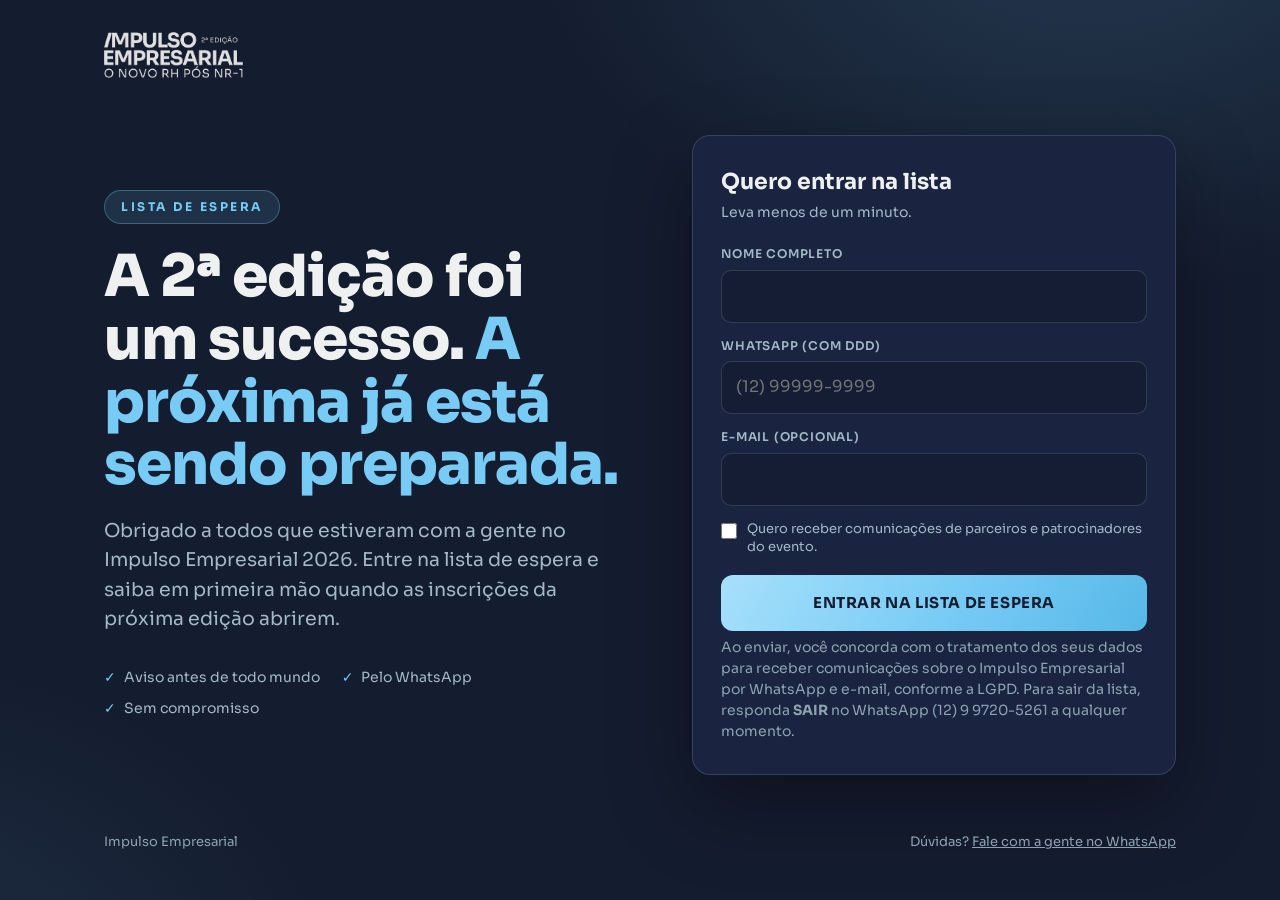
<file: index.html>
<!DOCTYPE html>
<html lang="pt-BR">
<head>
  <meta charset="UTF-8" />
  <meta name="viewport" content="width=device-width, initial-scale=1.0" />

  <!-- Lista de espera da proxima edicao (desde 12/10/2026, depois da 2a
       edicao). A pagina de vendas da 2a edicao continua no git (tag
       edicao-2-2026) e publicada em segunda-edicao.impulso-empresarial.pages.dev.
       O cadastro usa a mesma rota de leads do site (/api/lead), com origem
       "lista-espera", e as mesmas tags de medicao. -->
  <script>
    window.IMPULSO_PRODUCAO = /(^|\.)oimpulsoempresarial\.com\.br$/.test(location.hostname);
  </script>

  <!-- Google tag (gtag.js) -->
  <script>
    window.dataLayer = window.dataLayer || [];
    function gtag(){ if (window.IMPULSO_PRODUCAO) dataLayer.push(arguments); }
    if (window.IMPULSO_PRODUCAO) {
      var g = document.createElement('script');
      g.async = true;
      g.src = 'https://www.googletagmanager.com/gtag/js?id=G-6GVKXJ25BV';
      document.head.appendChild(g);
      gtag('js', new Date());
      gtag('config', 'G-6GVKXJ25BV');
    }
  </script>

  <!-- Microsoft Clarity -->
  <script type="text/javascript">
    if (window.IMPULSO_PRODUCAO) (function(c,l,a,r,i,t,y){
        c[a]=c[a]||function(){(c[a].q=c[a].q||[]).push(arguments)};
        t=l.createElement(r);t.async=1;t.src="https://www.clarity.ms/tag/"+i;
        y=l.getElementsByTagName(r)[0];y.parentNode.insertBefore(t,y);
    })(window, document, "clarity", "script", "yfqb8th6ys");
  </script>

  <title>Impulso Empresarial | Lista de espera da próxima edição</title>
  <meta name="description" content="A 2ª edição do Impulso Empresarial foi um sucesso. Entre na lista de espera e saiba em primeira mão quando a próxima edição abrir inscrições." />
  <meta property="og:title" content="Impulso Empresarial | Lista de espera" />
  <meta property="og:description" content="Entre na lista de espera e saiba em primeira mão quando a próxima edição abrir inscrições." />
  <meta property="og:image" content="https://oimpulsoempresarial.com.br/assets/og-image.jpg" />
  <link rel="canonical" href="https://oimpulsoempresarial.com.br/" />
  <meta property="og:url" content="https://oimpulsoempresarial.com.br" />
  <meta property="og:type" content="website" />
  <meta name="twitter:card" content="summary_large_image" />
  <link rel="icon" href="/favicon.ico" sizes="any" />
  <link rel="icon" type="image/png" sizes="32x32" href="/favicon-32.png" />
  <link rel="icon" type="image/png" sizes="192x192" href="/favicon-192.png" />
  <link rel="apple-touch-icon" href="/apple-touch-icon.png" />
  <meta name="theme-color" content="#141c2f" />
  <link rel="preconnect" href="https://fonts.googleapis.com" />
  <link rel="preconnect" href="https://fonts.gstatic.com" crossorigin />
  <link rel="stylesheet" href="https://fonts.googleapis.com/css2?family=Sora:wght@400;500;600;700;800&display=swap" />

  <!-- Meta Pixel (o ID nao e segredo; o token da Conversions API fica no backend). -->
  <script>
    if (!window.IMPULSO_PRODUCAO) { window.fbq = function(){}; }
    else !function(f,b,e,v,n,t,s)
    {if(f.fbq)return;n=f.fbq=function(){n.callMethod?
    n.callMethod.apply(n,arguments):n.queue.push(arguments)};
    if(!f._fbq)f._fbq=n;n.push=n;n.loaded=!0;n.version='2.0';
    n.queue=[];t=b.createElement(e);t.async=!0;
    t.src=v;s=b.getElementsByTagName(e)[0];
    s.parentNode.insertBefore(t,s)}(window, document,'script',
    'https://connect.facebook.net/en_US/fbevents.js');
    fbq('init', '1478085317261876');
    fbq('track', 'PageView');
  </script>
  <noscript><img height="1" width="1" style="display:none" alt=""
    src="https://www.facebook.com/tr?id=1478085317261876&ev=PageView&noscript=1" /></noscript>

  <style>
    :root {
      --navy: #141c2f;
      --navy-2: #1a2440;
      --azul: #77cbf5;
      --azul-escuro: #57b8e8;
      --claro: #eff1f0;
      --prata: #a3b9c6;
      --borda: rgba(163, 185, 198, 0.2);
      --erro: #ff8b8b;
    }
    * { box-sizing: border-box; margin: 0; padding: 0; }
    html { -webkit-text-size-adjust: 100%; }
    body {
      font-family: 'Sora', system-ui, sans-serif;
      background: var(--navy);
      color: var(--claro);
      min-height: 100vh;
      line-height: 1.55;
      -webkit-font-smoothing: antialiased;
      background-image:
        radial-gradient(60rem 40rem at 85% -10%, rgba(119, 203, 245, 0.16), transparent 60%),
        radial-gradient(50rem 36rem at -10% 110%, rgba(119, 203, 245, 0.10), transparent 60%);
    }
    .pagina {
      max-width: 1120px;
      margin: 0 auto;
      padding: 32px 24px 48px;
      min-height: 100vh;
      display: flex;
      flex-direction: column;
    }
    header img { height: 46px; width: auto; display: block; }
    main {
      flex: 1;
      display: grid;
      grid-template-columns: 1.1fr 1fr;
      gap: 56px;
      align-items: center;
      padding: 48px 0;
    }
    .selo {
      display: inline-block;
      font-size: 12px;
      font-weight: 700;
      letter-spacing: 2.5px;
      text-transform: uppercase;
      color: var(--azul);
      background: rgba(119, 203, 245, 0.12);
      border: 1px solid rgba(119, 203, 245, 0.32);
      padding: 7px 16px;
      border-radius: 100px;
      margin-bottom: 22px;
    }
    h1 {
      font-size: clamp(34px, 5.2vw, 58px);
      font-weight: 800;
      line-height: 1.08;
      letter-spacing: -1px;
      text-wrap: balance;
    }
    h1 em { font-style: normal; color: var(--azul); }
    .sub {
      margin-top: 20px;
      font-size: clamp(16px, 1.6vw, 19px);
      color: var(--prata);
      max-width: 34em;
    }
    .marcas {
      margin-top: 32px;
      display: flex;
      flex-wrap: wrap;
      gap: 10px 22px;
      color: var(--prata);
      font-size: 14px;
    }
    .marcas span::before { content: '✓'; color: var(--azul); font-weight: 700; margin-right: 8px; }

    .cartao {
      background: var(--navy-2);
      border: 1px solid var(--borda);
      border-radius: 18px;
      padding: 32px 28px;
      box-shadow: 0 30px 80px rgba(0, 0, 0, 0.35);
    }
    .cartao h2 { font-size: 22px; font-weight: 700; line-height: 1.25; }
    .cartao > p { color: var(--prata); font-size: 14px; margin-top: 6px; }
    form { margin-top: 22px; display: flex; flex-direction: column; gap: 14px; }
    label > span { display: block; font-size: 12px; font-weight: 600; letter-spacing: 0.8px; text-transform: uppercase; color: var(--prata); margin-bottom: 6px; }
    input[type=text], input[type=tel], input[type=email] {
      width: 100%;
      font: inherit;
      font-size: 16px;
      color: var(--claro);
      background: rgba(20, 28, 47, 0.7);
      border: 1px solid var(--borda);
      border-radius: 10px;
      padding: 13px 14px;
      outline: none;
      transition: border-color .15s, box-shadow .15s;
    }
    input:focus { border-color: var(--azul); box-shadow: 0 0 0 3px rgba(119, 203, 245, 0.18); }
    .check { display: flex; gap: 10px; align-items: flex-start; font-size: 13px; color: var(--prata); line-height: 1.45; cursor: pointer; }
    .check input { margin-top: 3px; width: 16px; height: 16px; accent-color: var(--azul); flex: none; }
    button {
      margin-top: 4px;
      font: inherit;
      font-weight: 700;
      font-size: 15px;
      letter-spacing: 0.6px;
      text-transform: uppercase;
      color: var(--navy);
      background: linear-gradient(120deg, #a6e0fb, var(--azul) 55%, var(--azul-escuro));
      border: none;
      border-radius: 12px;
      padding: 16px 20px;
      cursor: pointer;
      transition: transform .12s, filter .12s;
    }
    button:hover { filter: brightness(1.05); }
    button:active { transform: translateY(1px); }
    button:disabled { opacity: .7; cursor: wait; }
    .erro { color: var(--erro); font-size: 14px; }
    .lgpd { font-size: 12px; color: var(--prata); line-height: 1.5; margin-top: 14px; opacity: .85; }

    .sucesso { text-align: center; padding: 12px 0; }
    .sucesso .icone {
      width: 64px; height: 64px; border-radius: 50%;
      display: inline-grid; place-items: center;
      background: rgba(119, 203, 245, 0.14); border: 1px solid rgba(119, 203, 245, 0.4);
      margin-bottom: 18px;
    }
    .sucesso h2 { font-size: 24px; }
    .sucesso p { color: var(--prata); margin-top: 10px; }

    footer { color: var(--prata); font-size: 13px; display: flex; flex-wrap: wrap; justify-content: space-between; gap: 12px; opacity: .85; }
    footer a { color: var(--prata); }

    @media (max-width: 860px) {
      main { grid-template-columns: 1fr; gap: 36px; padding: 32px 0; }
      .pagina { padding: 22px 16px 36px; }
      header img { height: 38px; }
      .cartao { padding: 26px 20px; }
    }
  </style>
</head>
<body>
  <div class="pagina">
    <header>
      <img src="assets/logo-impulso-full.png" alt="Impulso Empresarial" width="220" height="46" />
    </header>

    <main>
      <section>
        <span class="selo">Lista de espera</span>
        <h1>A 2ª edição foi um sucesso. <em>A próxima já está sendo preparada.</em></h1>
        <p class="sub">
          Obrigado a todos que estiveram com a gente no Impulso Empresarial 2026.
          Entre na lista de espera e saiba em primeira mão quando as inscrições
          da próxima edição abrirem.
        </p>
        <div class="marcas">
          <span>Aviso antes de todo mundo</span>
          <span>Pelo WhatsApp</span>
          <span>Sem compromisso</span>
        </div>
      </section>

      <section class="cartao" id="cartao">
        <h2>Quero entrar na lista</h2>
        <p>Leva menos de um minuto.</p>
        <form id="form-espera" novalidate>
          <label>
            <span>Nome completo</span>
            <input type="text" name="nome" autocomplete="name" required />
          </label>
          <label>
            <span>WhatsApp (com DDD)</span>
            <input type="tel" name="whatsapp" autocomplete="tel" inputmode="numeric" placeholder="(12) 99999-9999" required />
          </label>
          <label>
            <span>E-mail (opcional)</span>
            <input type="email" name="email" autocomplete="email" />
          </label>
          <label class="check">
            <input type="checkbox" name="aceite_parceiros" value="1" />
            <span style="text-transform:none;letter-spacing:0;font-size:13px;font-weight:400;margin:0">
              Quero receber comunicações de parceiros e patrocinadores do evento.</span>
          </label>
          <p class="erro" id="erro" role="alert" hidden></p>
          <button type="submit" id="enviar">Entrar na lista de espera</button>
        </form>
        <p class="lgpd">
          Ao enviar, você concorda com o tratamento dos seus dados para receber
          comunicações sobre o Impulso Empresarial por WhatsApp e e-mail, conforme
          a LGPD. Para sair da lista, responda <strong>SAIR</strong> no WhatsApp (12) 9 9720-5261 a qualquer momento.
        </p>
      </section>
    </main>

    <footer>
      <span>Impulso Empresarial</span>
      <span>Dúvidas? <a href="https://wa.me/5512997205261?text=Ol%C3%A1%2C%20gostaria%20de%20saber%20sobre%20a%20pr%C3%B3xima%20edi%C3%A7%C3%A3o%20do%20Impulso%20Empresarial" target="_blank" rel="noopener">Fale com a gente no WhatsApp</a></span>
    </footer>
  </div>

  <script>
  (function () {
    var form = document.getElementById('form-espera');
    var erro = document.getElementById('erro');
    var botao = document.getElementById('enviar');

    // UTM do link e cookies do Pixel: reserva para quando o cookie de sessao
    // da borda (trk, functions/_middleware.js) nao existir.
    function atribuicao() {
      var q = new URLSearchParams(location.search), o = {};
      ['utm_source', 'utm_medium', 'utm_campaign', 'utm_content', 'utm_term'].forEach(function (c) {
        if (q.get(c)) o[c] = q.get(c);
      });
      document.cookie.split('; ').forEach(function (par) {
        var i = par.indexOf('=');
        var k = par.slice(0, i);
        if (k === '_fbp') o.fbp = par.slice(i + 1);
        if (k === '_fbc') o.fbc = par.slice(i + 1);
      });
      return JSON.stringify(o);
    }

    form.addEventListener('submit', function (e) {
      e.preventDefault();
      erro.hidden = true;
      var nome = form.nome.value.trim();
      var whats = form.whatsapp.value.replace(/\D/g, '');
      if (nome.length < 3) { erro.textContent = 'Informe seu nome completo.'; erro.hidden = false; return; }
      if (whats.length < 10) { erro.textContent = 'Informe o WhatsApp com DDD.'; erro.hidden = false; return; }

      // Mesmo event_id no Pixel e no evento de servidor (/api/lead): o Meta
      // conta um Lead so', em vez de dois.
      var eventId = (crypto.randomUUID && crypto.randomUUID()) || String(Date.now()) + Math.random();
      botao.disabled = true;
      botao.textContent = 'Enviando...';

      fetch('/api/lead', {
        method: 'POST',
        headers: { 'Content-Type': 'application/json' },
        body: JSON.stringify({
          nome: nome,
          whatsapp: form.whatsapp.value,
          email: form.email.value.trim(),
          aceite_parceiros: form.aceite_parceiros.checked,
          origem: 'lista-espera',
          atribuicao: atribuicao(),
          event_id: eventId,
          event_source_url: location.href,
        }),
      }).then(function (r) {
        return r.json().catch(function () { return {}; }).then(function (c) {
          if (!r.ok) throw new Error(c.erro || 'Não foi possível enviar agora. Tente de novo.');
        });
      }).then(function () {
        if (typeof fbq === 'function') fbq('track', 'Lead', { content_name: 'lista-espera' }, { eventID: eventId });
        gtag('event', 'generate_lead', { origem: 'lista-espera' });
        var primeiro = nome.split(/\s+/)[0];
        document.getElementById('cartao').innerHTML =
          '<div class="sucesso">' +
            '<span class="icone"><svg width="30" height="30" viewBox="0 0 24 24" fill="none" stroke="#77cbf5" stroke-width="2.5" stroke-linecap="round" stroke-linejoin="round"><polyline points="20 6 9 17 4 12"/></svg></span>' +
            '<h2>Pronto, ' + primeiro.replace(/[&<>"']/g, '') + '!</h2>' +
            '<p>Você está na lista de espera. Quando as inscrições da próxima edição abrirem, você fica sabendo primeiro pelo WhatsApp.</p>' +
          '</div>';
      }).catch(function (err) {
        erro.textContent = err.message;
        erro.hidden = false;
        botao.disabled = false;
        botao.textContent = 'Entrar na lista de espera';
      });
    });
  })();
  </script>
</body>
</html>
</file>
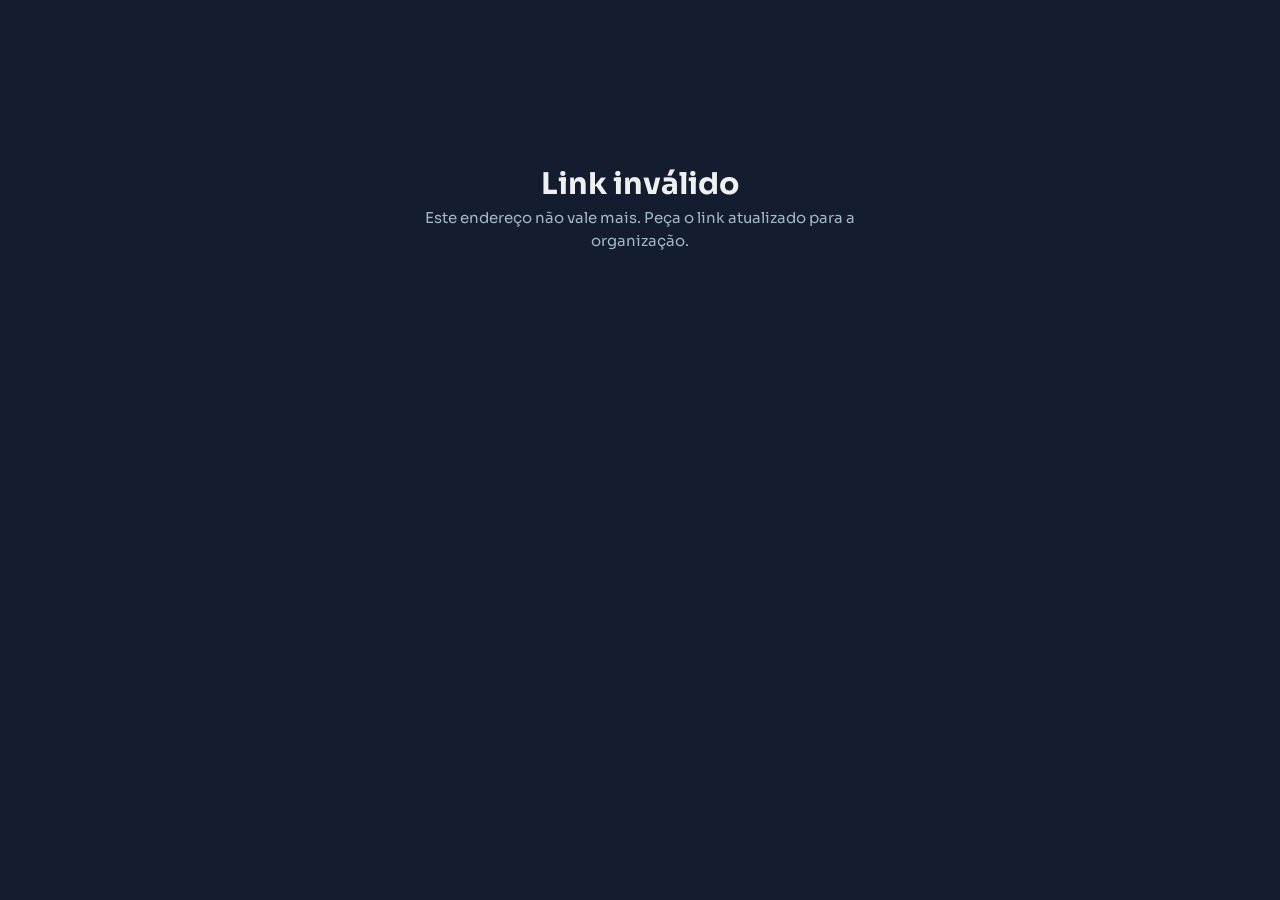
<file: palco.html>
<!DOCTYPE html>
<html lang="pt-BR">
<head>
  <meta charset="UTF-8" />
  <meta name="viewport" content="width=device-width, initial-scale=1.0" />
  <title>Sorteio · Impulso Empresarial</title>
  <!-- Aba Sorteio para o suporte, sem senha: o acesso vem do token na URL
       (?k=), emitido e trocavel no painel (aba Sorteio). Fala com
       /api/publico/palco, que usa o mesmo codigo da aba do painel. -->
  <meta name="robots" content="noindex, nofollow" />
  <link rel="icon" href="/favicon.ico" sizes="any" />
  <meta name="theme-color" content="#141c2f" />
  <link rel="preconnect" href="https://fonts.googleapis.com" />
  <link rel="preconnect" href="https://fonts.gstatic.com" crossorigin />
  <link href="https://fonts.googleapis.com/css2?family=Sora:wght@300;400;500;600;700&display=swap" rel="stylesheet" />
  <link rel="stylesheet" href="admin.css?v=palco" />
  <style>
    .palco-topo { display: flex; align-items: center; justify-content: space-between; gap: 12px; flex-wrap: wrap;
                  padding: 16px 22px; background: var(--dark-2); border-bottom: 1px solid var(--border); position: sticky; top: 0; z-index: 10; }
    .palco-topo strong { display: block; font-size: 1rem; }
    .palco-topo span { font-size: 0.78rem; color: var(--text-muted); }
    .palco-invalida { max-width: 32rem; margin: 18vh auto 0; padding: 0 22px; text-align: center; }
    .palco-invalida p { color: var(--text-muted); }
  </style>
</head>
<body>

<div class="palco-invalida" id="tela-invalida" hidden>
  <h1>Link inválido</h1>
  <p>Este endereço não vale mais. Peça o link atualizado para a organização.</p>
</div>

<div id="tela-palco" hidden>
  <header class="palco-topo">
    <div>
      <strong>Sorteio</strong>
      <span>Impulso Empresarial · 2ª edição</span>
    </div>
    <a class="btn btn-secundario" id="abrir-telao" target="_blank" rel="noopener">Abrir o telão ↗</a>
  </header>

  <main class="conteudo">
    <div class="sorteio-novo">
      <form id="form-sorteio">
        <div class="sorteio-campos">
          <label><span>Nome do sorteio</span><input type="text" name="titulo" required placeholder="Ex.: Sorteio 1" /></label>
          <label><span>Prêmio (aparece no telão)</span><input type="text" name="premio" placeholder="Ex.: Consultoria de 1h com a axya" /></label>
        </div>
        <label class="check-inline"><input type="checkbox" name="repescagem" /><span>Quem já ganhou concorre de novo</span></label>
        <button type="submit" class="btn btn-primario">+ Criar sorteio</button>
      </form>
      <p class="sorteio-dica" id="sorteio-elegiveis"></p>
    </div>

    <div id="lista-sorteios" class="lista-sorteios"></div>
  </main>
</div>

<!-- Editar sorteio -->
<div class="modal" id="modal-sorteio" hidden>
  <div class="modal-fundo" data-fechar></div>
  <div class="modal-caixa modal-estreito" role="dialog" aria-modal="true" aria-labelledby="titulo-editar-sorteio">
    <button type="button" class="modal-fechar" data-fechar aria-label="Fechar">&times;</button>
    <h2 id="titulo-editar-sorteio">Editar sorteio</h2>
    <p class="modal-sub">O telão mostra a mudança em poucos segundos, se este sorteio estiver na tela.</p>
    <form id="form-editar-sorteio">
      <input type="hidden" name="id" />
      <label><span>Nome do sorteio</span><input type="text" name="titulo" required maxlength="120" /></label>
      <label><span>Prêmio (o destaque do telão)</span><input type="text" name="premio" maxlength="200" /></label>
      <label class="check-inline" id="campo-repescagem-editar"><input type="checkbox" name="repescagem" /><span>Quem já ganhou concorre de novo</span></label>
      <p class="alerta alerta-erro" id="editar-sorteio-erro" role="alert" hidden></p>
      <div class="modal-acoes">
        <button type="button" class="btn btn-fantasma" data-fechar>Cancelar</button>
        <button type="submit" class="btn btn-primario">Salvar</button>
      </div>
    </form>
  </div>
</div>

<!-- Confirmacao (mesmo popup do painel) -->
<div class="modal modal-confirmar" id="modal-confirmar" hidden>
  <div class="modal-fundo" data-cancelar></div>
  <div class="modal-caixa modal-estreito" role="alertdialog" aria-modal="true" aria-labelledby="confirmar-titulo" aria-describedby="confirmar-texto">
    <span class="confirmar-icone" aria-hidden="true">!</span>
    <h2 id="confirmar-titulo"></h2>
    <p id="confirmar-texto"></p>
    <div class="modal-acoes">
      <button type="button" class="btn btn-fantasma" id="confirmar-cancelar">Cancelar</button>
      <button type="button" class="btn btn-primario" id="confirmar-ok">Confirmar</button>
    </div>
  </div>
</div>

<div class="aviso-flutuante" id="toast" hidden></div>

<script>
(function () {
  var K = new URLSearchParams(location.search).get('k') || '';
  var $ = function (s) { return document.querySelector(s); };
  var $$ = function (s) { return document.querySelectorAll(s); };
  var sorteios = [], telaoId = null;

  var esc = function (v) {
    return String(v == null ? '' : v).replace(/[&<>"']/g, function (c) {
      return { '&': '&amp;', '<': '&lt;', '>': '&gt;', '"': '&quot;', "'": '&#39;' }[c];
    });
  };
  var dataBR = function (iso) {
    var d = new Date(iso);
    return isNaN(d) ? '-' : d.toLocaleString('pt-BR', { timeZone: 'America/Sao_Paulo' });
  };

  var timer;
  function toast(msg) {
    var el = $('#toast'); el.textContent = msg; el.hidden = false;
    clearTimeout(timer); timer = setTimeout(function () { el.hidden = true; }, 4000);
  }

  function api(metodo, caminho, corpo) {
    return fetch('/api/publico/palco' + (caminho || '') + '?k=' + encodeURIComponent(K), {
      method: metodo,
      headers: { 'Content-Type': 'application/json' },
      body: corpo ? JSON.stringify(corpo) : undefined,
    }).then(function (r) {
      if (r.status === 401) { $('#tela-palco').hidden = true; $('#tela-invalida').hidden = false; throw new Error('Link inválido.'); }
      return r.json().catch(function () { return {}; }).then(function (c) {
        if (!r.ok) throw new Error(c.erro || ('Erro ' + r.status + '. Tente de novo.'));
        return c;
      });
    });
  }

  // ------------------------------------------------- popup de confirmacao
  var resolver = null;
  function confirmar(o) {
    if (resolver) resolver(false);
    $('#confirmar-titulo').textContent = o.titulo;
    $('#confirmar-texto').textContent = o.texto || '';
    $('#confirmar-texto').hidden = !o.texto;
    var ok = $('#confirmar-ok');
    ok.textContent = o.botao || 'Confirmar';
    ok.className = 'btn ' + (o.perigo ? 'btn-perigo' : 'btn-primario');
    $('#modal-confirmar').classList.toggle('confirmar-perigo', Boolean(o.perigo));
    $('#modal-confirmar').hidden = false;
    (o.perigo ? $('#confirmar-cancelar') : ok).focus();
    return new Promise(function (res) { resolver = res; });
  }
  function fecharConfirmacao(v) {
    $('#modal-confirmar').hidden = true;
    var r = resolver; resolver = null; if (r) r(v);
  }
  $('#confirmar-ok').addEventListener('click', function () { fecharConfirmacao(true); });
  $('#confirmar-cancelar').addEventListener('click', function () { fecharConfirmacao(false); });
  $('#modal-confirmar [data-cancelar]').addEventListener('click', function () { fecharConfirmacao(false); });
  Array.prototype.forEach.call($$('[data-fechar]'), function (el) {
    el.addEventListener('click', function () { el.closest('.modal').hidden = true; });
  });
  document.addEventListener('keydown', function (e) {
    if (e.key !== 'Escape') return;
    if (!$('#modal-confirmar').hidden) return fecharConfirmacao(false);
    $('#modal-sorteio').hidden = true;
  });

  // ---------------------------------------------------------------- lista
  function carregar() {
    return api('GET').then(function (r) {
      sorteios = r.sorteios || [];
      telaoId = r.telao_id || null;
      $('#abrir-telao').href = r.telao_link;
      $('#tela-palco').hidden = false;

      var jaGanharam = {};
      sorteios.forEach(function (s) { if (s.vencedor_id) jaGanharam[s.vencedor_id] = 1; });
      var n = r.total_participantes;
      $('#sorteio-elegiveis').textContent = n
        ? n + ' participante' + (n === 1 ? '' : 's') + ' na lista · ' + (n - Object.keys(jaGanharam).length) + ' ainda sem ganhar nada'
        : 'Ninguém respondeu o formulário ainda. O sorteio só roda com participantes na lista.';

      $('#lista-sorteios').innerHTML = sorteios.length ? sorteios.map(function (s) {
        var feito = Boolean(s.sorteado_em), ausente = Boolean(s.ausente), noTelao = s.id === telaoId;
        var chamada = s.chamada > 1 ? ' <span class="sorteio-chamada">' + s.chamada + 'ª chamada</span>' : '';
        return '<article class="sorteio-card' + (feito ? '' : ' sorteio-card-aberto') + (ausente ? ' sorteio-card-ausente' : '') + (noTelao ? ' sorteio-card-telao' : '') + '">' +
          '<div class="sorteio-cabeca"><div><h3>' + esc(s.titulo) + chamada + '</h3>' +
            (s.premio ? '<p class="sorteio-premio">' + esc(s.premio) + '</p>' : '') + '</div>' +
            '<div class="sorteio-selos">' + (noTelao ? '<span class="selo selo-oficial">no telão</span>' : '') +
              '<span class="selo ' + (ausente ? 'selo-off' : feito ? 'selo-ok' : 'selo-andamento') + '">' + (ausente ? 'Ausente' : feito ? 'Sorteado' : 'Aguardando') + '</span></div></div>' +
          (feito
            ? '<div class="sorteio-vencedor' + (ausente ? ' sorteio-vencedor-ausente' : '') + '"><span>' + (ausente ? 'Não estava presente' : 'Ganhador') + '</span>' +
                '<b>' + esc(s.vencedor_nome || '-') + '</b><small>' + esc(s.vencedor_empresa || '') + '</small></div>' +
              '<p class="sorteio-recibo">Nº ' + esc(s.posicao) + ' de ' + esc(s.total_elegiveis) + ' concorrentes · código ' + esc(s.verificacao || '-') + ' · ' + dataBR(s.sorteado_em) + '</p>'
            : '<p class="sorteio-dica">' + (s.repescagem ? 'Quem já ganhou concorre nesta rodada.' : 'Quem já ganhou está fora desta rodada.') + ' O telão mostra o prêmio e fica aguardando.</p>') +
          '<div class="sorteio-acoes">' +
            (noTelao ? '' : '<button type="button" class="btn btn-secundario" data-telao="' + esc(s.id) + '">Mostrar no telão</button>') +
            (feito ? '' : '<button type="button" class="btn btn-primario" data-sortear="' + esc(s.id) + '">Sortear agora</button>') +
            (feito && !ausente ? '<button type="button" class="btn btn-secundario" data-rechamada="' + esc(s.id) + '">Não está presente · sortear outro</button>' : '') +
            '<button type="button" class="btn btn-fantasma" data-editar="' + esc(s.id) + '">Editar</button>' +
            '<button type="button" class="btn btn-fantasma" data-excluir="' + esc(s.id) + '">Excluir</button>' +
          '</div></article>';
      }).join('') : '<p class="vazio">Nenhum sorteio criado. Crie o primeiro acima.</p>';
    });
  }

  // ---------------------------------------------------------------- acoes
  $('#form-sorteio').addEventListener('submit', function (e) {
    e.preventDefault();
    var f = e.target, botao = f.querySelector('button[type="submit"]');
    botao.disabled = true;
    api('POST', '', { titulo: f.titulo.value, premio: f.premio.value, repescagem: f.repescagem.checked })
      .then(function () { f.reset(); toast('Sorteio criado. O telão já mostra o prêmio.'); return carregar(); })
      .catch(function (err) { toast(err.message); })
      .then(function () { botao.disabled = false; });
  });

  $('#lista-sorteios').addEventListener('click', function (e) {
    var bt = e.target.closest('button');
    if (!bt) return;
    var d = bt.dataset;

    if (d.editar) {
      var s = sorteios.find(function (x) { return x.id === d.editar; });
      if (!s) return;
      var f = $('#form-editar-sorteio');
      f.id.value = s.id; f.titulo.value = s.titulo || ''; f.premio.value = s.premio || '';
      f.repescagem.checked = Boolean(s.repescagem);
      $('#campo-repescagem-editar').hidden = Boolean(s.sorteado_em);
      $('#editar-sorteio-erro').hidden = true;
      $('#modal-sorteio').hidden = false;
      f.premio.focus();
      return;
    }

    var passo;
    if (d.telao) {
      passo = Promise.resolve(true).then(function () {
        return api('PATCH', '', { telao_id: d.telao }).then(function () { toast('Telão trocado.'); });
      });
    } else if (d.sortear) {
      // O título nomeia o prêmio: com vários sorteios criados de antemão, a
      // confirmação só serve para alguma coisa se disser QUAL deles vai
      // rodar. "Sortear agora?" genérico, com três cards parecidos na tela,
      // confirma o clique errado com a mesma facilidade do certo.
      var alvo = sorteios.filter(function (x) { return x.id === d.sortear; })[0] || {};
      passo = confirmar({
        titulo: 'Sortear ' + (alvo.titulo || 'agora') + '?',
        texto: (alvo.premio ? 'Prêmio: ' + alvo.premio + '\n\n' : '') +
          'O telão vai girar os nomes e revelar o ganhador.\n\nNão dá para refazer: para tirar outro nome, crie um sorteio novo.',
        botao: 'Sortear',
      })
        .then(function (sim) {
          if (!sim) return;
          bt.disabled = true;
          return api('POST', '/' + encodeURIComponent(d.sortear)).then(function (r) {
            toast(r.ja_sorteado ? 'Já havia sido sorteado. Ganhador: ' + r.vencedor.nome : 'Ganhador: ' + r.vencedor.nome);
          });
        });
    } else if (d.rechamada) {
      passo = confirmar({ titulo: 'Ganhador ausente?', texto: 'Marca como ausente e já sorteia outro nome para o mesmo prêmio.', botao: 'Sortear outro' })
        .then(function (sim) {
          if (!sim) return;
          bt.disabled = true;
          return api('POST', '/' + encodeURIComponent(d.rechamada), { rechamada: true }).then(function (r) {
            toast(r.ausente + ' ausente. Novo ganhador: ' + r.vencedor.nome);
          });
        });
    } else if (d.excluir) {
      passo = confirmar({ titulo: 'Excluir este sorteio?', texto: 'Ele some do telão e do histórico.', botao: 'Excluir', perigo: true })
        .then(function (sim) {
          if (!sim) return;
          bt.disabled = true;
          return api('DELETE', '/' + encodeURIComponent(d.excluir)).then(function () { toast('Sorteio excluído.'); });
        });
    }
    if (!passo) return;
    passo.catch(function (err) { toast(err.message); bt.disabled = false; })
      .then(function () { return carregar(); })
      .catch(function () {});
  });

  $('#form-editar-sorteio').addEventListener('submit', function (e) {
    e.preventDefault();
    var f = e.target, botao = f.querySelector('button[type="submit"]');
    $('#editar-sorteio-erro').hidden = true; botao.disabled = true;
    api('PUT', '/' + encodeURIComponent(f.id.value), { titulo: f.titulo.value, premio: f.premio.value, repescagem: f.repescagem.checked })
      .then(function () { $('#modal-sorteio').hidden = true; toast('Sorteio atualizado.'); return carregar(); })
      .catch(function (err) { $('#editar-sorteio-erro').textContent = err.message; $('#editar-sorteio-erro').hidden = false; })
      .then(function () { botao.disabled = false; });
  });

  // Mais de uma pessoa operando: atualiza a cada 10 s e ao voltar para a
  // aba, mas nunca com um formulario ou confirmacao aberta.
  function atualizarSePuder() {
    if (document.querySelector('.modal:not([hidden])') || document.hidden || $('#tela-palco').hidden) return;
    var digitando = document.activeElement && document.activeElement.closest && document.activeElement.closest('#form-sorteio');
    if (digitando) return;
    carregar().catch(function () {});
  }
  setInterval(atualizarSePuder, 10000);
  document.addEventListener('visibilitychange', atualizarSePuder);

  if (!K) { $('#tela-invalida').hidden = false; }
  else carregar().catch(function (err) { if ($('#tela-invalida').hidden) toast(err.message); });
})();
</script>
</body>
</html>
</file>
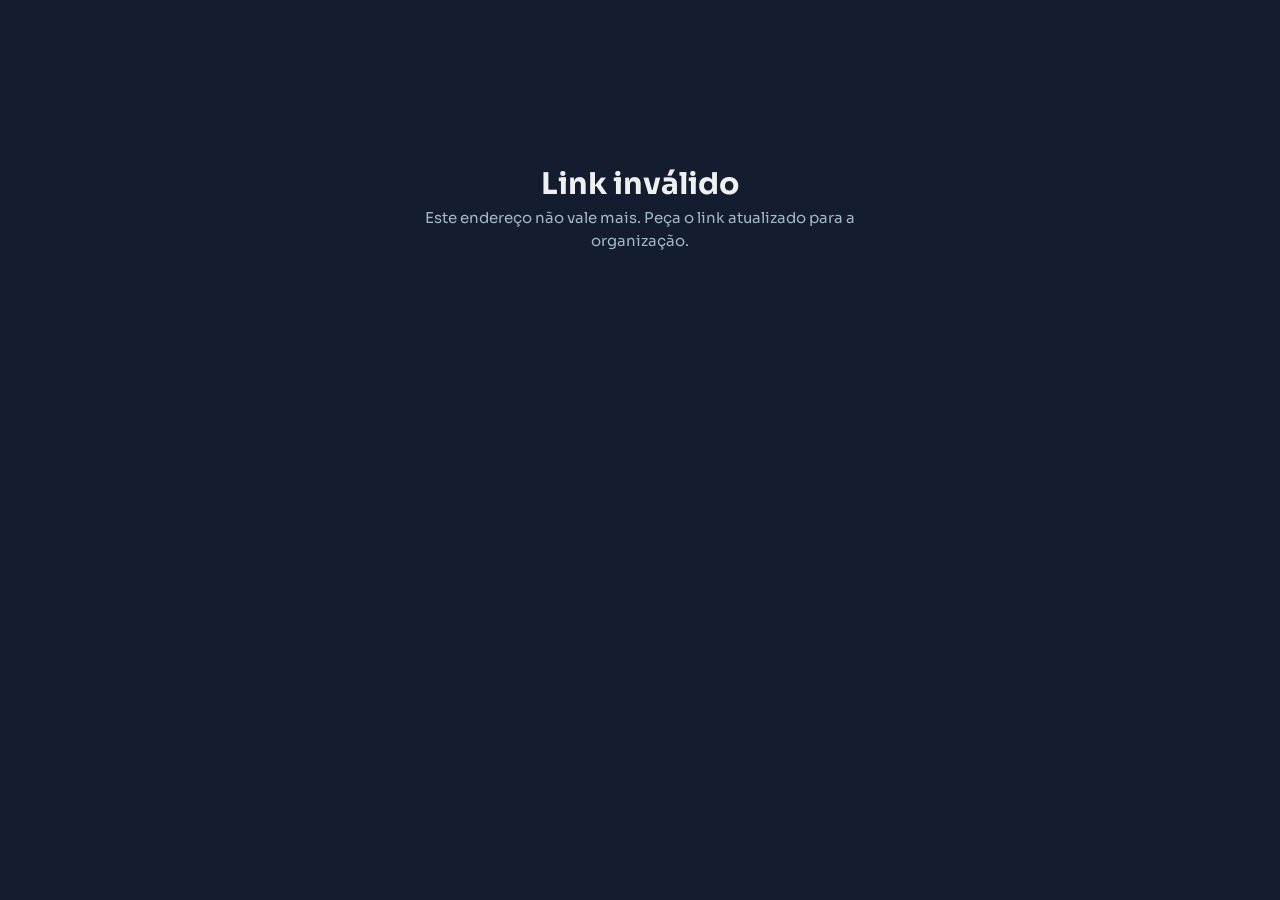
<file: porta.html>
<!DOCTYPE html>
<html lang="pt-BR">
<head>
  <meta charset="UTF-8" />
  <meta name="viewport" content="width=device-width, initial-scale=1.0" />
  <title>Credenciamento · Impulso Empresarial</title>
  <!-- Pagina da porta, para os credenciadores: sem senha, o acesso vem do
       token na URL (?k=), emitido e trocavel no painel (aba Credenciamento).
       Fala com /api/publico/porta, que usa o mesmo codigo da aba do painel. -->
  <meta name="robots" content="noindex, nofollow" />
  <link rel="icon" href="/favicon.ico" sizes="any" />
  <meta name="theme-color" content="#141c2f" />
  <link rel="preconnect" href="https://fonts.googleapis.com" />
  <link rel="preconnect" href="https://fonts.gstatic.com" crossorigin />
  <link href="https://fonts.googleapis.com/css2?family=Sora:wght@300;400;500;600;700&display=swap" rel="stylesheet" />
  <link rel="stylesheet" href="admin.css?v=porta" />
  <style>
    .porta-topo { padding: 16px 22px; background: var(--dark-2); border-bottom: 1px solid var(--border); position: sticky; top: 0; z-index: 10; }
    .porta-topo strong { display: block; font-size: 1rem; }
    .porta-topo span { font-size: 0.78rem; color: var(--text-muted); }
    #busca { font-size: 1rem; padding: 14px 16px; }
    .porta-barra { display: grid; grid-template-columns: minmax(0, 1fr) auto; gap: 10px; margin-bottom: 16px; }
    .porta-barra #busca { grid-column: 1 / -1; }
    .porta-invalida { max-width: 32rem; margin: 18vh auto 0; padding: 0 22px; text-align: center; }
    .porta-invalida p { color: var(--text-muted); }
  </style>
</head>
<body>

<div class="porta-invalida" id="tela-invalida" hidden>
  <h1>Link inválido</h1>
  <p>Este endereço não vale mais. Peça o link atualizado para a organização.</p>
</div>

<div id="tela-porta" hidden>
  <header class="porta-topo">
    <strong>Credenciamento</strong>
    <span>Impulso Empresarial · 2ª edição</span>
  </header>

  <main class="conteudo">
    <div class="cards" id="cards"></div>

    <div class="porta-barra">
      <input type="search" id="busca" placeholder="Buscar pelo nome ou final do telefone..." autocomplete="off" autocapitalize="off" spellcheck="false" />
      <select id="filtro">
        <option value="">Todos</option>
        <option value="falta">Faltam chegar</option>
        <option value="presente">Já chegaram</option>
      </select>
      <button type="button" class="btn btn-primario" id="btn-novo">+ Acompanhante / avulso</button>
    </div>

    <div class="tabela-wrap">
      <table class="tabela tabela-cartoes">
        <thead><tr><th>Nome</th><th>WhatsApp</th><th>Presença</th><th></th></tr></thead>
        <tbody id="corpo"></tbody>
      </table>
    </div>
  </main>
</div>

<!-- Acompanhante / avulso -->
<div class="modal" id="modal-novo" hidden>
  <div class="modal-fundo" data-fechar></div>
  <div class="modal-caixa modal-estreito" role="dialog" aria-modal="true" aria-labelledby="titulo-novo">
    <button type="button" class="modal-fechar" data-fechar aria-label="Fechar">&times;</button>
    <h2 id="titulo-novo">Adicionar à lista</h2>
    <p class="modal-sub">Para quem chegou junto de um comprador, ou entrou sem ingresso na lista.</p>
    <form id="form-novo">
      <label><span>Nome completo</span><input type="text" name="nome" required autocomplete="off" /></label>
      <label><span>WhatsApp (é por ele que vão o formulário e o certificado)</span>
        <input type="tel" name="whatsapp" inputmode="numeric" placeholder="(12) 99999-9999" /></label>
      <label><span>Acompanha quem?</span><select name="anfitriao_id" id="campo-anfitriao"></select></label>
      <label class="check-inline"><input type="checkbox" name="ja_chegou" checked /><span>Já chegou: marcar presença agora</span></label>
      <p class="alerta alerta-erro" id="erro-novo" role="alert" hidden></p>
      <div class="modal-acoes">
        <button type="button" class="btn btn-fantasma" data-fechar>Cancelar</button>
        <button type="submit" class="btn btn-primario">Adicionar</button>
      </div>
    </form>
  </div>
</div>

<!-- Editar -->
<div class="modal" id="modal-editar" hidden>
  <div class="modal-fundo" data-fechar></div>
  <div class="modal-caixa modal-estreito" role="dialog" aria-modal="true" aria-labelledby="titulo-editar">
    <button type="button" class="modal-fechar" data-fechar aria-label="Fechar">&times;</button>
    <h2 id="titulo-editar">Editar</h2>
    <p class="modal-sub">Para pôr o nome de quem chegou num ingresso sem nome, ou corrigir o nome. O nome vai para o certificado.</p>
    <form id="form-editar">
      <input type="hidden" name="id" />
      <label><span>Nome completo</span><input type="text" name="nome" required autocomplete="off" /></label>
      <label><span id="rotulo-whats">WhatsApp</span>
        <input type="tel" name="whatsapp" inputmode="numeric" placeholder="(12) 99999-9999" /></label>
      <p class="alerta alerta-erro" id="erro-editar" role="alert" hidden></p>
      <div class="modal-acoes">
        <button type="button" class="btn btn-fantasma" data-fechar>Cancelar</button>
        <button type="submit" class="btn btn-primario">Salvar</button>
      </div>
    </form>
  </div>
</div>

<div class="aviso-flutuante" id="toast" hidden></div>

<script>
(function () {
  var K = new URLSearchParams(location.search).get('k') || '';
  var $ = function (s) { return document.querySelector(s); };
  var lista = [];

  var esc = function (v) {
    return String(v == null ? '' : v).replace(/[&<>"']/g, function (c) {
      return { '&': '&amp;', '<': '&lt;', '>': '&gt;', '"': '&quot;', "'": '&#39;' }[c];
    });
  };
  // Na porta ninguem digita acento: "joao" acha "João".
  var semAcento = function (v) { return String(v || '').normalize('NFD').replace(/[̀-ͯ]/g, '').toLowerCase(); };
  var hora = function (iso) {
    var d = new Date(iso);
    return isNaN(d) ? '' : d.toLocaleTimeString('pt-BR', { timeZone: 'America/Sao_Paulo', hour: '2-digit', minute: '2-digit' });
  };

  var timer;
  function toast(msg) {
    var el = $('#toast'); el.textContent = msg; el.hidden = false;
    clearTimeout(timer); timer = setTimeout(function () { el.hidden = true; }, 3600);
  }

  function api(metodo, corpo, extra) {
    return fetch('/api/publico/porta?k=' + encodeURIComponent(K) + (extra || ''), {
      method: metodo,
      headers: { 'Content-Type': 'application/json' },
      body: corpo ? JSON.stringify(corpo) : undefined,
    }).then(function (r) {
      if (r.status === 401) { $('#tela-porta').hidden = true; $('#tela-invalida').hidden = false; throw new Error('Link inválido.'); }
      return r.json().catch(function () { return {}; }).then(function (c) {
        if (!r.ok) throw new Error(c.erro || ('Erro ' + r.status + '. Tente de novo.'));
        return c;
      });
    });
  }

  function carregar() {
    return api('GET').then(function (r) {
      lista = r.credenciamento || [];
      $('#tela-porta').hidden = false;
      $('#cards').innerHTML = [['Na lista', r.total], ['Já chegaram', r.presentes], ['Faltam chegar', r.total - r.presentes]]
        .map(function (c) { return '<div class="card"><b>' + (c[1] || 0) + '</b><span>' + c[0] + '</span></div>'; }).join('');
      pintar();
    });
  }

  function pintar() {
    var busca = semAcento($('#busca').value).trim();
    var digitos = busca.replace(/\D/g, '');
    var filtro = $('#filtro').value;
    var vis = lista.filter(function (k) {
      if (busca && ![k.nome, k.anfitriao_nome, k.comprador_nome].some(function (c) { return semAcento(c).indexOf(busca) >= 0; })
          && !(digitos.length >= 3 && k.whatsapp_final.replace(/\D/g, '').slice(-4).indexOf(digitos.slice(-4)) >= 0)) return false;
      if (filtro === 'falta' && k.presente_em) return false;
      if (filtro === 'presente' && !k.presente_em) return false;
      return true;
    });

    $('#corpo').innerHTML = vis.length ? vis.map(function (k) {
      var presente = Boolean(k.presente_em);
      var link = !presente ? '' : k.link_falhou
        ? ' <span class="selo selo-erro">link não foi</span>'
        : k.link_enviado ? ' <span class="selo selo-ok">link enviado</span>' : '';
      return '<tr class="' + (presente ? 'linha-presente' : '') + '">' +
        '<td>' + esc(k.nome) +
          (k.ingresso_status === 'unassigned' ? ' <span class="selo selo-andamento">sem nome</span>' : '') +
          (k.ingresso_status === 'canceled' ? ' <span class="selo selo-erro">ingresso cancelado</span>' : '') +
          (k.anfitriao_nome ? '<span class="sub-linha">ingresso de ' + esc(k.anfitriao_nome) + '</span>' : '') +
          (!k.anfitriao_nome && k.comprador_nome ? '<span class="sub-linha">comprado por ' + esc(k.comprador_nome) + '</span>' : '') +
          (k.avulso ? '<span class="sub-linha">avulso</span>' : '') +
        '</td>' +
        '<td>' + (k.tem_whatsapp ? esc(k.whatsapp_final) : '<span class="fraco">sem WhatsApp</span>') + '</td>' +
        '<td>' + (presente ? '<span class="selo selo-ok">chegou ' + esc(hora(k.presente_em)) + '</span>' + link : '<span class="fraco">não chegou</span>') + '</td>' +
        '<td class="celula-acoes">' +
          '<button type="button" class="btn-mini ' + (presente ? '' : 'destaque') + '" data-presenca="' + esc(k.id) + '">' + (presente ? 'Desfazer' : 'Marcar presença') + '</button>' +
          '<button type="button" class="btn-mini" data-editar="' + esc(k.id) + '">Editar</button>' +
        '</td></tr>';
    }).join('') : '<tr><td colspan="4" class="vazio">' + (lista.length ? 'Ninguém com esse nome. Confira a grafia ou use "+ Acompanhante / avulso".' : 'Lista vazia.') + '</td></tr>';
  }

  $('#busca').addEventListener('input', pintar);
  $('#filtro').addEventListener('change', pintar);

  $('#corpo').addEventListener('click', function (e) {
    var marcar = e.target.closest('[data-presenca]');
    var editar = e.target.closest('[data-editar]');
    if (editar) return abrirEdicao(editar.dataset.editar);
    if (!marcar) return;
    var k = lista.find(function (x) { return x.id === marcar.dataset.presenca; });
    if (k && k.presente_em && !confirm('Desfazer a presença de ' + k.nome + '?\n\nSem presença, a pessoa não recebe certificado.')) return;
    marcar.disabled = true;
    api('PATCH', { id: marcar.dataset.presenca, presente: !(k && k.presente_em) }).then(function (r) {
      if (!r.presente) toast('Presença desfeita.');
      else if (r.ja_estava) toast('Outro credenciador já tinha marcado essa presença.');
      else if (r.envio && r.envio.ok) toast('Presença marcada. Link do formulário enviado.');
      else toast('Presença marcada, mas o link do formulário NÃO foi. Mostre o QR Code da recepção.');
      $('#busca').value = '';
      return carregar();
    }).catch(function (err) { toast(err.message); marcar.disabled = false; });
  });

  // ------------------------------------------------------------- modais
  function fechar() { Array.prototype.forEach.call(document.querySelectorAll('.modal'), function (m) { m.hidden = true; }); }
  Array.prototype.forEach.call(document.querySelectorAll('[data-fechar]'), function (el) { el.addEventListener('click', fechar); });
  document.addEventListener('keydown', function (e) { if (e.key === 'Escape') fechar(); });

  $('#btn-novo').addEventListener('click', function () {
    var f = $('#form-novo'); f.reset(); $('#erro-novo').hidden = true;
    $('#campo-anfitriao').innerHTML = '<option value="">Ninguém, entrou avulso</option>' +
      lista.filter(function (k) { return k.comprador; })
        .map(function (k) { return '<option value="' + esc(k.id) + '">' + esc(k.nome) + '</option>'; }).join('');
    $('#modal-novo').hidden = false;
    f.nome.focus();
  });

  $('#form-novo').addEventListener('submit', function (e) {
    e.preventDefault();
    var f = e.target, botao = f.querySelector('button[type="submit"]');
    $('#erro-novo').hidden = true; botao.disabled = true;
    api('POST', { nome: f.nome.value, whatsapp: f.whatsapp.value, anfitriao_id: f.anfitriao_id.value })
      .then(function (novo) {
        fechar();
        if (!f.ja_chegou.checked || !novo.id) { toast('Adicionado à lista.'); return; }
        return api('PATCH', { id: novo.id, presente: true }).then(function (r) {
          toast(r.envio && r.envio.ok ? 'Adicionado e presente. Link do formulário enviado.'
            : 'Adicionado e presente. O link do formulário não foi: mostre o QR Code.');
        });
      })
      .then(carregar)
      .catch(function (err) { $('#erro-novo').textContent = err.message; $('#erro-novo').hidden = false; })
      .then(function () { botao.disabled = false; });
  });

  function abrirEdicao(id) {
    var k = lista.find(function (x) { return x.id === id; });
    if (!k) return;
    var f = $('#form-editar'); f.reset(); $('#erro-editar').hidden = true;
    f.id.value = k.id;
    f.nome.value = k.ingresso_status === 'unassigned' ? '' : k.nome;
    $('#rotulo-whats').textContent = k.tem_whatsapp
      ? 'WhatsApp (deixe em branco para manter o ' + k.whatsapp_final + ')'
      : 'WhatsApp (é por ele que vão o formulário e o certificado)';
    $('#modal-editar').hidden = false;
    f.nome.focus();
  }

  $('#form-editar').addEventListener('submit', function (e) {
    e.preventDefault();
    var f = e.target, botao = f.querySelector('button[type="submit"]');
    $('#erro-editar').hidden = true; botao.disabled = true;
    api('PUT', { id: f.id.value, nome: f.nome.value, whatsapp: f.whatsapp.value })
      .then(function () { fechar(); toast('Dados atualizados.'); return carregar(); })
      .catch(function (err) { $('#erro-editar').textContent = err.message; $('#erro-editar').hidden = false; })
      .then(function () { botao.disabled = false; });
  });

  // Varios credenciadores ao mesmo tempo: a lista se atualiza sozinha a
  // cada 10 s e ao voltar para a aba, mas nunca com um formulario aberto.
  // Com busca digitada ela atualiza do mesmo jeito: pintar() reaplica o
  // filtro, entao o resultado na tela so' troca o estado de presenca.
  function atualizarSePuder() {
    if (document.querySelector('.modal:not([hidden])') || document.hidden || $('#tela-porta').hidden) return;
    carregar().catch(function () {});
  }
  setInterval(atualizarSePuder, 10000);
  document.addEventListener('visibilitychange', atualizarSePuder);

  if (!K) { $('#tela-invalida').hidden = false; }
  else carregar().catch(function (err) { if ($('#tela-invalida').hidden) toast(err.message); });
})();
</script>
</body>
</html>
</file>
<file: admin.css>
/* ==========================================
   IMPULSO EMPRESARIAL — Painel administrativo
   Mesma paleta da landing; layout de ferramenta, não de página de vendas.
   ========================================== */

*, *::before, *::after { box-sizing: border-box; margin: 0; padding: 0; }

:root {
  --navy:        #141c2f;
  --dark-2:      #1a2440;
  --dark-3:      #1f2d4e;
  --border:      rgba(163, 185, 198, 0.18);
  --text:        #eff1f0;
  --text-muted:  #a3b9c6;
  --primary:     #77cbf5;
  --primary-dark:#57b8e8;
  --verde:       #4ade80;
  --vermelho:    #ff8b8b;
  --amarelo:     #fbbf24;
  --radius:      10px;
  --font:        'Sora', system-ui, sans-serif;
}

body {
  font-family: var(--font);
  background: var(--navy);
  color: var(--text);
  font-size: 15px;
  line-height: 1.5;
  -webkit-font-smoothing: antialiased;
}

[hidden] { display: none !important; }

/* ------------------------------------------------------------- botões */
.btn {
  font-family: var(--font);
  font-size: 0.82rem;
  font-weight: 600;
  letter-spacing: 0.03em;
  padding: 10px 18px;
  border: 1px solid transparent;
  border-radius: var(--radius);
  cursor: pointer;
  text-decoration: none;
  display: inline-flex;
  align-items: center;
  justify-content: center;
  gap: 6px;
  transition: filter 0.15s, background 0.15s, border-color 0.15s;
  white-space: nowrap;
}
.btn:hover { filter: brightness(1.1); }
.btn:disabled { opacity: 0.55; cursor: wait; }

.btn-primario  { background: var(--primary); color: var(--navy); }
.btn-secundario{ background: var(--dark-3); color: var(--text); border-color: var(--border); }
.btn-fantasma  { background: transparent; color: var(--text-muted); border-color: var(--border); }
.btn-fantasma:hover { color: var(--text); }

.btn.perigo:hover { color: var(--vermelho); border-color: var(--vermelho); }
/* Empurra o botao pro canto oposto do grupo — ver o comentario no admin.html. */
.modal-acoes .acao-secundaria { margin-right: auto; }

.btn-mini {
  font-size: 0.72rem;
  padding: 5px 10px;
  background: transparent;
  border: 1px solid var(--border);
  border-radius: 7px;
  color: var(--text-muted);
  cursor: pointer;
  font-family: var(--font);
  transition: color 0.15s, border-color 0.15s;
}
.btn-mini:hover { color: var(--text); border-color: var(--primary); }
.btn-mini.perigo:hover { color: var(--vermelho); border-color: var(--vermelho); }

.msg-formatacao {
  display: flex;
  gap: 6px;
  margin-top: -2px;
}
.msg-formatacao .btn-mini { min-width: 32px; text-align: center; }

/* -------------------------------------------------------------- login */
.login {
  min-height: 100vh;
  display: grid;
  place-items: center;
  padding: 24px;
}
.login-caixa {
  width: 100%;
  max-width: 360px;
  background: var(--dark-2);
  border: 1px solid var(--border);
  border-radius: 16px;
  padding: 36px 30px;
  display: flex;
  flex-direction: column;
  gap: 16px;
}
.login-caixa h1 { font-size: 1.25rem; font-weight: 700; }
.login-sub { color: var(--text-muted); font-size: 0.85rem; margin-top: -12px; }

/* -------------------------------------------------------------- campos */
label { display: flex; flex-direction: column; gap: 6px; }
label > span {
  font-size: 0.74rem;
  font-weight: 600;
  letter-spacing: 0.05em;
  text-transform: uppercase;
  color: var(--text-muted);
}

input[type=text], input[type=password], input[type=tel], input[type=search],
input[type=email], input[type=number], input[type=datetime-local], input[type=date],
select, textarea {
  font-family: var(--font);
  font-size: 15px;   /* 16px-ish: evita o zoom automático do Safari no iPhone */
  color: var(--text);
  background: var(--navy);
  border: 1px solid var(--border);
  border-radius: var(--radius);
  padding: 10px 12px;
  width: 100%;
}
textarea { resize: vertical; line-height: 1.55; }
input:focus, select:focus, textarea:focus {
  outline: none;
  border-color: var(--primary);
  box-shadow: 0 0 0 3px rgba(119, 203, 245, 0.16);
}

.check-inline { flex-direction: row; align-items: center; gap: 8px; }
.check-inline input { width: auto; }
.check-inline span { text-transform: none; letter-spacing: 0; font-size: 0.85rem; font-weight: 400; }

.dica { font-size: 0.78rem; color: var(--text-muted); }
.dica code {
  background: var(--navy);
  border: 1px solid var(--border);
  border-radius: 5px;
  padding: 1px 5px;
  font-size: 0.92em;
}

.alerta {
  font-size: 0.83rem;
  border-radius: var(--radius);
  padding: 9px 12px;
  border: 1px solid;
}
.alerta-erro  { color: var(--vermelho); background: rgba(220,80,80,0.12);  border-color: rgba(220,80,80,0.35); }
.alerta-ok    { color: var(--verde);    background: rgba(74,222,128,0.12); border-color: rgba(74,222,128,0.35); }

/* --------------------------------------------------------------- topo */
.topo {
  display: flex;
  align-items: center;
  gap: 20px;
  padding: 14px 22px;
  background: var(--dark-2);
  border-bottom: 1px solid var(--border);
  position: sticky;
  top: 0;
  z-index: 10;
  flex-wrap: wrap;
}
.topo-marca { display: flex; flex-direction: column; line-height: 1.25; }
.topo-marca strong { font-size: 0.95rem; }
.topo-marca span { font-size: 0.75rem; color: var(--text-muted); }

.abas { display: flex; gap: 4px; margin-left: auto; }
.aba {
  font-family: var(--font);
  font-size: 0.84rem;
  font-weight: 500;
  padding: 8px 16px;
  background: transparent;
  border: none;
  border-radius: 8px;
  color: var(--text-muted);
  cursor: pointer;
}
.aba:hover { color: var(--text); }
.aba.ativa { background: var(--dark-3); color: var(--primary); }
.aba-contador {
  display: inline-block;
  margin-left: 6px;
  padding: 1px 6px;
  border-radius: 999px;
  font-size: 0.7rem;
  font-weight: 700;
  color: var(--navy);
  background: var(--primary);
}

/* ----------------------------------------------- caixa de entrada (chat) */
/* Replica o WhatsApp Web (tema escuro): lista de conversas fixa a esquerda,
   conversa aberta a direita, sem modal. As cores sao as do proprio WhatsApp,
   de proposito diferentes da paleta do painel: quem opera ja le esse layout
   de olho fechado. */
.wa {
  --wa-fundo:      #111b21;
  --wa-painel:     #202c33;
  --wa-hover:      #2a3942;
  --wa-ativo:      #2a3942;
  --wa-linha:      #222d34;
  --wa-texto:      #e9edef;
  --wa-suave:      #8696a0;
  --wa-verde:      #00a884;
  --wa-bolha-eu:   #005c4b;
  --wa-bolha-ele:  #202c33;
  --wa-chat-fundo: #0b141a;

  display: grid;
  grid-template-columns: minmax(300px, 30%) 1fr;
  height: calc(100vh - 110px);
  min-height: 460px;
  background: var(--wa-fundo);
  border: 1px solid var(--wa-linha);
  border-radius: 12px;
  overflow: hidden;
  color: var(--wa-texto);
}
.wa svg { width: 22px; height: 22px; fill: currentColor; flex-shrink: 0; }
/* Na caixa de entrada o conteudo ocupa a tela inteira, como o WhatsApp Web;
   as outras abas continuam centralizadas em 1180px. */
.conteudo:has(> [data-painel="recebidas"]:not([hidden])) { max-width: none; padding: 20px clamp(16px, 7vw, 160px); }
.wa-bolha a { color: #53bdeb; }

/* ---- coluna da esquerda */
.wa-lateral {
  display: flex;
  flex-direction: column;
  min-height: 0;
  border-right: 1px solid var(--wa-linha);
}
.wa-lateral-topo { padding: 16px 16px 10px; }
.wa-lateral-topo h2 { font-size: 1.35rem; font-weight: 700; color: var(--wa-texto); }
.wa-busca {
  display: flex;
  align-items: center;
  gap: 10px;
  margin: 0 12px 10px;
  padding: 0 14px;
  height: 38px;
  background: var(--wa-painel);
  border-radius: 20px;
  color: var(--wa-suave);
}
.wa-busca svg { width: 18px; height: 18px; }
.wa-busca input {
  flex: 1;
  background: transparent;
  border: none;
  outline: none;
  color: var(--wa-texto);
  font: inherit;
  font-size: 0.86rem;
  padding: 0;
}
.wa-busca input::placeholder { color: var(--wa-suave); }
.wa-filtros { display: flex; gap: 8px; padding: 0 12px 10px; }
.wa-filtro {
  font: inherit;
  font-size: 0.8rem;
  padding: 5px 12px;
  border-radius: 16px;
  border: 1px solid var(--wa-linha);
  background: var(--wa-painel);
  color: var(--wa-suave);
  cursor: pointer;
}
.wa-filtro.ativo { background: rgba(0,168,132,0.18); color: #d9fdd3; border-color: transparent; }
.wa-lista { flex: 1; overflow-y: auto; min-height: 0; }

.wa-item {
  display: flex;
  align-items: center;
  gap: 12px;
  width: 100%;
  padding: 0 0 0 12px;
  background: transparent;
  border: none;
  color: inherit;
  font: inherit;
  text-align: left;
  cursor: pointer;
  appearance: none;
}
.wa-item:hover { background: var(--wa-hover); }
.wa-item.ativo { background: var(--wa-ativo); }
.wa-item-corpo {
  flex: 1;
  min-width: 0;
  padding: 12px 14px 12px 0;
  border-bottom: 1px solid var(--wa-linha);
}
.wa-item-linha { display: flex; align-items: baseline; justify-content: space-between; gap: 8px; }
.wa-item-linha + .wa-item-linha { margin-top: 3px; align-items: center; }
.wa-item-nome {
  font-size: 0.98rem;
  color: var(--wa-texto);
  white-space: nowrap;
  overflow: hidden;
  text-overflow: ellipsis;
}
.wa-item-quando { font-size: 0.74rem; color: var(--wa-suave); flex-shrink: 0; }
.wa-item.nao-lida .wa-item-quando { color: var(--wa-verde); }
.wa-item-previa {
  font-size: 0.84rem;
  color: var(--wa-suave);
  white-space: nowrap;
  overflow: hidden;
  text-overflow: ellipsis;
  display: flex;
  align-items: center;
  gap: 3px;
  min-width: 0;
}
.wa-item-previa span { overflow: hidden; text-overflow: ellipsis; }
.wa-item-previa svg { width: 16px; height: 16px; color: var(--wa-suave); }
.wa-badge {
  flex-shrink: 0;
  min-width: 20px;
  height: 20px;
  padding: 0 6px;
  border-radius: 10px;
  background: var(--wa-verde);
  color: #111b21;
  font-size: 0.72rem;
  font-weight: 700;
  display: inline-flex;
  align-items: center;
  justify-content: center;
}
.wa-lista-vazia { padding: 30px 20px; text-align: center; color: var(--wa-suave); font-size: 0.85rem; }

.wa-avatar {
  flex-shrink: 0;
  width: 46px;
  height: 46px;
  border-radius: 50%;
  background: #6a7175;
  color: #dfe5e7;
  display: flex;
  align-items: center;
  justify-content: center;
  font-weight: 600;
  font-size: 1.05rem;
}

/* ---- coluna da direita */
.wa-conversa { display: flex; flex-direction: column; min-height: 0; min-width: 0; background: var(--wa-chat-fundo); }
.wa-vazio {
  flex: 1;
  display: flex;
  flex-direction: column;
  align-items: center;
  justify-content: center;
  gap: 12px;
  padding: 30px;
  text-align: center;
  background: var(--wa-painel);
  border-bottom: 6px solid var(--wa-verde);
  color: var(--wa-suave);
}
.wa-vazio svg { width: 64px; height: 64px; color: #364147; }
.wa-vazio h3 { font-size: 1.4rem; font-weight: 300; color: var(--wa-texto); }
.wa-vazio p { font-size: 0.84rem; line-height: 1.6; max-width: 440px; }

.wa-aberta { flex: 1; display: flex; flex-direction: column; min-height: 0; }
.wa-conversa-topo {
  display: flex;
  align-items: center;
  gap: 12px;
  padding: 10px 16px;
  background: var(--wa-painel);
  border-left: 1px solid var(--wa-linha);
}
.wa-conversa-topo .wa-avatar { width: 40px; height: 40px; font-size: 0.95rem; }
.wa-topo-info { display: flex; flex-direction: column; min-width: 0; }
.wa-topo-nome { font-size: 1rem; color: var(--wa-texto); white-space: nowrap; overflow: hidden; text-overflow: ellipsis; }
.wa-topo-numero { font-size: 0.78rem; color: var(--wa-suave); }
.wa-voltar { display: none; background: none; border: none; color: var(--wa-suave); cursor: pointer; padding: 4px; }

.wa-thread {
  flex: 1;
  overflow-y: auto;
  min-height: 0;
  padding: 18px 7% 12px;
  display: flex;
  flex-direction: column;
  gap: 2px;
  background-color: var(--wa-chat-fundo);
  background-image: radial-gradient(rgba(255,255,255,0.025) 1px, transparent 1px);
  background-size: 18px 18px;
}
.wa-dia {
  align-self: center;
  margin: 10px 0 8px;
  padding: 5px 12px;
  border-radius: 8px;
  background: #182229;
  color: var(--wa-suave);
  font-size: 0.74rem;
  text-transform: uppercase;
  letter-spacing: 0.02em;
}
.wa-bolha {
  position: relative;
  max-width: 65%;
  padding: 6px 9px 8px;
  border-radius: 8px;
  font-size: 0.88rem;
  line-height: 1.4;
  color: var(--wa-texto);
  white-space: pre-wrap;
  overflow-wrap: anywhere;
  box-shadow: 0 1px 0.5px rgba(11,20,26,0.13);
}
.wa-bolha.saida { align-self: flex-end; background: var(--wa-bolha-eu); }
.wa-bolha.entrada { align-self: flex-start; background: var(--wa-bolha-ele); }
/* Espaco maior quando muda quem fala, e o "rabinho" so na primeira bolha do
   bloco, igual o WhatsApp agrupa mensagens seguidas da mesma pessoa. */
.wa-bolha.inicio { margin-top: 8px; }
.wa-bolha.saida.inicio { border-top-right-radius: 0; }
.wa-bolha.entrada.inicio { border-top-left-radius: 0; }
.wa-bolha.saida.inicio::before,
.wa-bolha.entrada.inicio::before {
  content: '';
  position: absolute;
  top: 0;
  width: 8px;
  height: 13px;
}
.wa-bolha.saida.inicio::before { right: -8px; background: var(--wa-bolha-eu); clip-path: polygon(0 0, 100% 0, 0 100%); }
.wa-bolha.entrada.inicio::before { left: -8px; background: var(--wa-bolha-ele); clip-path: polygon(0 0, 100% 0, 100% 100%); }
.wa-bolha-meta {
  float: right;
  display: inline-flex;
  align-items: center;
  gap: 3px;
  margin: 6px 0 -4px 12px;
  font-size: 0.68rem;
  color: rgba(233,237,239,0.6);
  white-space: nowrap;
}
.wa-bolha-meta svg { width: 16px; height: 16px; color: #53bdeb; }

.wa-compor { background: var(--wa-painel); padding: 8px 14px 10px; }
.wa-erro {
  margin-bottom: 8px;
  padding: 8px 12px;
  border-radius: 8px;
  background: rgba(255,139,139,0.12);
  color: #ffb4b4;
  font-size: 0.8rem;
}
.wa-compor-linha { display: flex; align-items: flex-end; gap: 10px; }
.wa-compor textarea {
  flex: 1;
  resize: none;
  max-height: 140px;
  padding: 10px 16px;
  border: none;
  border-radius: 22px;
  background: #2a3942;
  color: var(--wa-texto);
  font: inherit;
  font-size: 0.9rem;
  line-height: 1.4;
  outline: none;
}
.wa-compor textarea::placeholder { color: var(--wa-suave); }
.wa-enviar {
  width: 42px;
  height: 42px;
  border-radius: 50%;
  border: none;
  background: var(--wa-verde);
  color: #111b21;
  display: flex;
  align-items: center;
  justify-content: center;
  cursor: pointer;
}
.wa-enviar:disabled { opacity: 0.5; cursor: wait; }

/* Celular: uma coluna por vez, como o app — lista, e ao tocar, a conversa
   ocupa a tela com seta de voltar. */
@media (max-width: 760px) {
  .wa { grid-template-columns: minmax(0, 1fr); height: calc(100dvh - 200px); }
  .wa > * { min-width: 0; }
  .wa .wa-conversa { display: none; }
  /* Conversa aberta ocupa a tela toda, como no app: senao o topo do painel
     (que no celular quebra em duas linhas) empurra o cabecalho da conversa
     e a seta de voltar pra fora da tela. */
  .wa.com-conversa .wa-conversa { display: flex; position: fixed; inset: 0; z-index: 60; }
  .wa-voltar { display: inline-flex; }
  .wa-thread { padding: 14px 12px 10px; }
  .wa-bolha { max-width: 85%; }
}

.conteudo { padding: 24px 22px 60px; max-width: 1180px; margin: 0 auto; }

/* -------------------------------------------------------------- cards */
.cards {
  display: grid;
  grid-template-columns: repeat(auto-fit, minmax(150px, 1fr));
  gap: 12px;
  margin-bottom: 22px;
}
.card {
  background: var(--dark-2);
  border: 1px solid var(--border);
  border-radius: var(--radius);
  padding: 16px 18px;
}
.card b { display: block; font-size: 1.7rem; font-weight: 700; line-height: 1.1; }
.card span { font-size: 0.75rem; color: var(--text-muted); text-transform: uppercase; letter-spacing: 0.04em; }

/* -------------------------------------------------------------- barra */
.barra {
  display: flex;
  gap: 10px;
  align-items: center;
  margin-bottom: 16px;
  flex-wrap: wrap;
}
.barra input[type=search] { flex: 1; min-width: 220px; }

.filtro-periodo {
  /* flex-direction explicito: o `label { flex-direction: column }` global
     (pra rotulo empilhado sobre campo, no resto do painel) tem
     especificidade mais baixa que esta classe em display, mas
     flex-direction nao e' tocado aqui por padrao — sem essa linha, a regra
     global vence so' nessa propriedade e "De"/"até" empilham em vez de
     ficar do lado do campo. */
  display: flex;
  flex-direction: row;
  align-items: center;
  gap: 6px;
  font-size: 0.82rem;
  color: var(--text-muted);
}
.filtro-periodo input[type=date] { width: auto; padding: 8px 10px; }

.dica-filtro { font-size: 0.78rem; color: var(--text-muted); margin: -8px 0 16px; }

/* ------------------------------------------------------------- tabela */
/* A tabela rola dentro da própria caixa: sem isso, no telefone, a página
   inteira ganharia rolagem horizontal. */
.tabela-wrap {
  overflow-x: auto;
  background: var(--dark-2);
  border: 1px solid var(--border);
  border-radius: var(--radius);
}
/* Mostra só as ~15 primeiras linhas e rola por dentro da caixa: com a base
   de leads crescendo (importações de lista, por exemplo), a tabela inteira
   empurrava o resto do painel pra baixo da tela. O cabeçalho fica fixo
   (sticky) pra não perder de vista qual coluna é qual ao rolar. */
.tabela-wrap-rolavel {
  max-height: 620px;
  overflow-y: auto;
}
.tabela-wrap-rolavel thead th {
  position: sticky;
  top: 0;
  background: var(--dark-2);
  z-index: 1;
}
.tabela { width: 100%; border-collapse: collapse; font-size: 0.86rem; }
.tabela th, .tabela td {
  text-align: left;
  padding: 11px 14px;
  border-bottom: 1px solid var(--border);
  white-space: nowrap;
}
.tabela th {
  font-size: 0.72rem;
  text-transform: uppercase;
  letter-spacing: 0.05em;
  color: var(--text-muted);
  font-weight: 600;
}
.tabela tr:last-child td { border-bottom: none; }
.tabela tbody tr:hover { background: rgba(255,255,255,0.025); }
.vazio { text-align: center; color: var(--text-muted); padding: 34px 14px; font-size: 0.88rem; }
.utm-vazio { color: var(--text-muted); font-size: 0.82rem; }

.selo {
  display: inline-block;
  font-size: 0.7rem;
  font-weight: 600;
  padding: 2px 8px;
  border-radius: 20px;
  letter-spacing: 0.03em;
}
.selo-ok       { color: var(--verde);    background: rgba(74,222,128,0.14); }
.selo-erro     { color: var(--vermelho); background: rgba(255,139,139,0.14); }
.selo-andamento{ color: var(--amarelo);  background: rgba(251,191,36,0.14); }
.selo-off      { color: var(--text-muted); background: rgba(163,185,198,0.12); }
/* Mensagem com template ja aprovado pela Meta, pronta pra entrar na fila
   de envio (ver migrations/006_mensagens_template.sql) — cor propria pra
   nao confundir com os selos de status (ativa/pausada) que ficam ao lado
   dele. */
.selo-oficial  { color: var(--primary);    background: rgba(119,203,245,0.14); }

/* ----------------------------------------------------------- mensagens */
.lista-mensagens { display: flex; flex-direction: column; gap: 12px; }

.msg-card {
  background: var(--dark-2);
  border: 1px solid var(--border);
  border-radius: var(--radius);
  padding: 16px 18px;
  display: flex;
  gap: 16px;
  align-items: flex-start;
  flex-wrap: wrap;
}
.msg-card.inativa { opacity: 0.6; }
.msg-info { flex: 1; min-width: 240px; }
.msg-topo { display: flex; align-items: center; gap: 9px; flex-wrap: wrap; margin-bottom: 5px; }
.msg-topo h3 { font-size: 0.98rem; font-weight: 600; }
.msg-data-topo {
  font-size: 0.72rem;
  font-weight: 600;
  color: var(--primary);
  background: rgba(119,203,245,0.12);
  border: 1px solid rgba(119,203,245,0.3);
  padding: 2px 8px;
  border-radius: 20px;
}
.msg-quando { font-size: 0.76rem; color: var(--primary); }

/* A chave fica antes de tudo, no lugar do antigo botão "Ativar"/"Pausar" —
   estado visível e ligável num clique só, sem precisar ler texto nenhum. O
   checkbox real fica escondido (sr-only, não display:none) pra continuar
   navegável e anunciável por teclado/leitor de tela; só o desenho é
   substituído. */
.msg-chave {
  position: relative;
  flex-shrink: 0;
  width: 42px;
  height: 24px;
  margin-top: 2px;
}
.msg-chave input {
  position: absolute;
  width: 1px; height: 1px;
  padding: 0; margin: -1px;
  overflow: hidden;
  clip: rect(0,0,0,0);
  white-space: nowrap;
  border: 0;
}
.msg-chave-trilho {
  position: absolute;
  inset: 0;
  background: rgba(163,185,198,0.22);
  border: 1px solid var(--border);
  border-radius: 20px;
  transition: background-color 0.2s ease;
  cursor: pointer;
}
.msg-chave-trilho::before {
  content: '';
  position: absolute;
  top: 2px;
  left: 2px;
  width: 18px;
  height: 18px;
  background: var(--text);
  border-radius: 50%;
  transition: transform 0.2s ease;
}
.msg-chave input:checked + .msg-chave-trilho { background: var(--verde); border-color: transparent; }
.msg-chave input:checked + .msg-chave-trilho::before { transform: translateX(18px); background: var(--navy); }
.msg-chave input:focus-visible + .msg-chave-trilho { outline: 2px solid var(--primary); outline-offset: 2px; }
.msg-texto {
  font-size: 0.85rem;
  color: var(--text-muted);
  margin-top: 7px;
  white-space: pre-wrap;
  /* Mensagem longa não pode esticar o card: 3 linhas e corta. */
  display: -webkit-box;
  -webkit-line-clamp: 3;
  -webkit-box-orient: vertical;
  overflow: hidden;
}
.msg-stats { font-size: 0.75rem; color: var(--text-muted); margin-top: 8px; }
.msg-acoes { display: flex; gap: 6px; flex-wrap: wrap; }

/* -------------------------------------------------------------- modal */
.modal {
  position: fixed;
  inset: 0;
  z-index: 100;
  display: flex;
  align-items: center;
  justify-content: center;
  padding: 20px;
}
.modal-fundo { position: absolute; inset: 0; background: rgba(10,14,24,0.8); }
.modal-caixa {
  position: relative;
  width: 100%;
  max-width: 560px;
  max-height: calc(100vh - 40px);
  overflow-y: auto;
  background: var(--dark-2);
  border: 1px solid var(--border);
  border-radius: 16px;
  padding: 28px;
}
.modal-estreito { max-width: 400px; }
.modal-caixa h2 { font-size: 1.1rem; margin-bottom: 18px; padding-right: 30px; }
.modal-caixa form { display: flex; flex-direction: column; gap: 14px; }
.modal-fechar {
  position: absolute;
  top: 10px; right: 14px;
  background: none;
  border: none;
  color: var(--text-muted);
  font-size: 1.7rem;
  line-height: 1;
  cursor: pointer;
}
.modal-fechar:hover { color: var(--text); }
.modal-acoes { display: flex; gap: 10px; justify-content: flex-end; margin-top: 4px; }

.linha-atraso { display: flex; gap: 8px; }
.linha-atraso input { flex: 1; }
.linha-atraso select { flex: 1; }

/* --------------------------------------------------------------- toast */
.aviso-flutuante {
  position: fixed;
  bottom: 22px;
  left: 50%;
  transform: translateX(-50%);
  background: var(--dark-3);
  border: 1px solid var(--primary);
  color: var(--text);
  padding: 11px 20px;
  border-radius: 30px;
  font-size: 0.85rem;
  z-index: 200;
  box-shadow: 0 8px 30px rgba(0,0,0,0.5);
}

/* ============================================================
   CREDENCIAMENTO E SORTEIO
   ============================================================ */

/* ------------------------------------------- lista da porta */
/* Linha de quem ja entrou: fica recuada visualmente para a equipe varrer a
   lista procurando quem ainda falta, que e o trabalho da porta. */
.linha-presente { opacity: 0.6; }
.linha-presente:hover { opacity: 1; }

.sub-linha {
  display: block;
  font-size: 0.72rem;
  color: var(--text-muted);
  margin-top: 2px;
}
.fraco { color: var(--text-muted); opacity: 0.7; }

.celula-produto {
  max-width: 260px;
  font-size: 0.78rem;
  color: var(--text-muted);
}
.celula-acoes { white-space: nowrap; }

/* O botao de marcar presenca e a acao repetida centenas de vezes na porta:
   precisa ser o alvo obvio da linha. */
.btn-mini.destaque {
  background: var(--primary);
  border-color: var(--primary);
  color: var(--navy);
  font-weight: 700;
}
.btn-mini.destaque:hover { background: var(--primary-dark); border-color: var(--primary-dark); }

.modal-sub {
  color: var(--text-muted);
  font-size: 0.85rem;
  margin: -6px 0 16px;
}


/* ------------------------------------------- ficha de uma resposta
   A tabela compara pessoas; a ficha mostra uma pessoa com a pergunta
   escrita junto da resposta. */
.dica-tabela {
  color: var(--text-muted);
  font-size: 0.82rem;
  margin: -4px 0 12px;
}
.dica-tabela strong { color: var(--text); font-weight: 600; }

.linha-clicavel { cursor: pointer; }
.linha-clicavel:focus-visible {
  outline: 2px solid var(--primary);
  outline-offset: -2px;
}

.resposta-selos {
  display: flex;
  flex-wrap: wrap;
  gap: 6px;
  margin: -6px 0 18px;
}

.resposta-bloco {
  padding: 12px 14px;
  background: var(--dark-3);
  border: 1px solid var(--border);
  border-radius: var(--radius);
  margin-bottom: 10px;
}
.resposta-pergunta {
  display: block;
  font-size: 0.72rem;
  text-transform: uppercase;
  letter-spacing: 0.05em;
  color: var(--text-muted);
  font-weight: 600;
}
.resposta-valor {
  margin: 5px 0 0;
  font-size: 0.98rem;
  /* Resposta de campo aberto: quebra onde precisar em vez de esticar o modal. */
  overflow-wrap: anywhere;
}

.resposta-meta {
  display: flex;
  flex-direction: column;
  gap: 5px;
  margin-top: 16px;
  padding-top: 14px;
  border-top: 1px solid var(--border);
  color: var(--text-muted);
  font-size: 0.82rem;
}
.resposta-meta b { color: var(--text); font-weight: 600; }
.resposta-meta a { color: var(--primary); }

/* --------------------------------------- sorteio exibido no telao
   Com varios premios criados de antemao, o operador precisa ver de relance
   qual deles a plateia esta olhando. */
.sorteio-selos { display: flex; align-items: center; gap: 6px; flex-wrap: wrap; }

.sorteio-card-telao {
  border-color: var(--primary);
  box-shadow: 0 0 0 1px var(--primary) inset;
}

/* --------------------------------------------------- link publico */
.link-publico {
  display: flex;
  align-items: center;
  gap: 12px;
  flex-wrap: wrap;
  background: var(--dark-2);
  border: 1px solid var(--border);
  border-left: 3px solid var(--primary);
  border-radius: var(--radius);
  padding: 14px 18px;
  margin-bottom: 20px;
}
.link-publico-texto { flex: 1 1 220px; min-width: 0; }
.link-publico-texto strong { display: block; font-size: 0.9rem; }
.link-publico-texto span { font-size: 0.78rem; color: var(--text-muted); }
.link-publico input {
  flex: 2 1 300px;
  min-width: 0;
  font-family: ui-monospace, 'Cascadia Code', Consolas, monospace;
  font-size: 0.78rem;
  background: var(--navy);
  border: 1px solid var(--border);
  border-radius: 8px;
  color: var(--text-muted);
  padding: 9px 12px;
}
.link-publico input:focus { outline: none; border-color: var(--primary); color: var(--text); }

/* ------------------------------------------------- criar sorteio */
.sorteio-novo {
  background: var(--dark-2);
  border: 1px solid var(--border);
  border-radius: var(--radius);
  padding: 20px 22px;
  margin-bottom: 22px;
}
.sorteio-novo form { display: flex; flex-direction: column; gap: 14px; align-items: flex-start; }
.sorteio-campos { display: flex; gap: 14px; flex-wrap: wrap; width: 100%; }
.sorteio-campos label { flex: 1 1 240px; display: flex; flex-direction: column; gap: 6px; }
.sorteio-campos span { font-size: 0.8rem; color: var(--text-muted); }
.sorteio-dica { font-size: 0.8rem; color: var(--text-muted); }
.sorteio-novo .sorteio-dica { margin-top: 14px; }

/* -------------------------------------------------- lista sorteios */
.lista-sorteios { display: flex; flex-direction: column; gap: 14px; }

.sorteio-card {
  background: var(--dark-2);
  border: 1px solid var(--border);
  border-radius: var(--radius);
  padding: 18px 20px;
}
/* Sorteio ainda nao realizado e o que pede acao: ganha a borda de destaque
   para a pessoa achar o botao no meio do evento, sem procurar. */
.sorteio-card-aberto { border-color: rgba(119,203,245,0.45); }

.sorteio-cabeca {
  display: flex;
  align-items: flex-start;
  justify-content: space-between;
  gap: 14px;
  margin-bottom: 12px;
}
.sorteio-cabeca h3 { font-size: 1rem; font-weight: 700; }
.sorteio-premio { font-size: 0.85rem; color: var(--text-muted); margin-top: 2px; }

.sorteio-vencedor {
  display: flex;
  align-items: baseline;
  gap: 10px;
  flex-wrap: wrap;
  background: rgba(119,203,245,0.08);
  border: 1px solid rgba(119,203,245,0.25);
  border-radius: 8px;
  padding: 12px 16px;
}
.sorteio-vencedor span {
  font-size: 0.7rem;
  letter-spacing: 1.5px;
  text-transform: uppercase;
  color: var(--text-muted);
}
.sorteio-vencedor b { font-size: 1.15rem; font-weight: 800; color: var(--primary); }
.sorteio-vencedor small { color: var(--text-muted); font-size: 0.82rem; }

.sorteio-recibo {
  margin-top: 10px;
  font-size: 0.76rem;
  color: var(--text-muted);
  font-family: ui-monospace, 'Cascadia Code', Consolas, monospace;
}

.sorteio-acoes { display: flex; gap: 10px; margin-top: 16px; flex-wrap: wrap; }

/* Chamada anterior, cujo nome sorteado nao estava na sala. Fica na lista
   esmaecida em vez de sumir: e o registro de que o nome mudou por ausencia,
   nao porque o sorteio foi refeito. */
.sorteio-card-ausente { opacity: 0.66; }
.sorteio-vencedor-ausente {
  background: rgba(163,185,198,0.07);
  border-color: rgba(163,185,198,0.22);
}
.sorteio-vencedor-ausente b { color: var(--text-muted); text-decoration: line-through; }

.sorteio-chamada {
  font-size: 0.72rem;
  font-weight: 600;
  letter-spacing: 1px;
  text-transform: uppercase;
  color: var(--primary);
  background: rgba(119,203,245,0.12);
  border-radius: 100px;
  padding: 3px 10px;
  margin-left: 8px;
  vertical-align: middle;
}

@media (max-width: 640px) {
  .topo { gap: 12px; }
  /* Com 8 abas a barra passa da largura do celular. Antes ela empurrava a
     pagina inteira para o lado (e o botao de presenca ficava fora da tela);
     agora rola sozinha, de lado, dentro da propria faixa. */
  .abas { margin-left: 0; order: 3; width: 100%; min-width: 0; overflow-x: auto; flex-wrap: nowrap; scrollbar-width: none; }
  .abas::-webkit-scrollbar { display: none; }
  .aba { flex: 0 0 auto; white-space: nowrap; padding: 8px 12px; }
  .conteudo { padding: 18px 14px 50px; }

  .link-publico { flex-direction: column; align-items: stretch; }
  .sorteio-campos { flex-direction: column; gap: 10px; }
  /* Em coluna, o flex-basis de 240px virava ALTURA: cada campo ocupava
     240px de tela no celular. */
  .sorteio-campos label { flex: 0 0 auto; }
}

/* ------------------------------------------------------- certificados */
/* Os links Ver e Baixar usam o mesmo visual dos botoes da linha. */
a.btn-mini { text-decoration: none; display: inline-block; }
/* Linha de quem perdeu a presenca: continua visivel (pode ja ter recebido),
   mas sai do foco. */
.linha-apagada { opacity: 0.55; }
#corpo-certificados code { font-size: 0.78rem; letter-spacing: 0.02em; }
#corpo-certificados .selo { margin-left: 4px; }

/* Porta e certificados no celular: cada pessoa vira um cartao, com o nome
   em cima e os botoes embaixo, em vez de uma tabela que exige rolar de lado
   para alcancar o "Marcar presença". */
@media (max-width: 640px) {
  .tabela-cartoes thead { display: none; }
  .tabela-cartoes, .tabela-cartoes tbody { display: block; }
  .tabela-cartoes tr {
    display: grid; grid-template-columns: minmax(0, 1fr) auto; gap: 6px 12px;
    padding: 12px 14px; border-bottom: 1px solid var(--border);
  }
  .tabela-cartoes td { display: block; padding: 0; border: 0; min-width: 0; }
  .tabela-cartoes td:first-child { grid-column: 1 / -1; font-weight: 600; }
  .tabela-cartoes td.vazio { grid-column: 1 / -1; padding: 18px 0; }
  .tabela-cartoes .celula-produto { display: none; }
  .tabela-cartoes .celula-acoes {
    grid-column: 1 / -1; white-space: normal; display: flex; flex-wrap: wrap; gap: 8px; margin-top: 4px;
  }
  .tabela-cartoes .celula-acoes .btn-mini { padding: 9px 14px; font-size: 0.82rem; }
}

/* ------------------------------------------------ popup de confirmacao */
/* Por cima de qualquer outro modal (a confirmacao pode abrir de dentro de
   um, como o Excluir da ficha de resposta). */
.modal-confirmar { z-index: 120; }
.modal-confirmar .modal-caixa { text-align: center; padding-top: 30px; }
.modal-confirmar h2 { margin: 14px 0 8px; font-size: 1.15rem; line-height: 1.35; }
.modal-confirmar #confirmar-texto { color: var(--text-muted); white-space: pre-line; margin: 0 0 6px; font-size: 0.92rem; }
.modal-confirmar .modal-acoes { justify-content: center; margin-top: 20px; }
.confirmar-icone {
  display: inline-grid; place-items: center;
  width: 48px; height: 48px; border-radius: 50%;
  background: rgba(119, 203, 245, 0.14); color: var(--primary);
  border: 1px solid rgba(119, 203, 245, 0.35);
  font-weight: 700; font-size: 1.3rem;
}
.confirmar-perigo .confirmar-icone {
  background: rgba(255, 139, 139, 0.12); color: var(--vermelho); border-color: rgba(255, 139, 139, 0.35);
}
.btn-perigo {
  background: var(--vermelho); color: var(--navy); border: 1px solid var(--vermelho); font-weight: 600;
}
.btn-perigo:hover { filter: brightness(1.06); }

/* A etiqueta "2ª chamada" nao quebra no meio no celular. */
.sorteio-chamada { white-space: nowrap; display: inline-block; }
</file>
